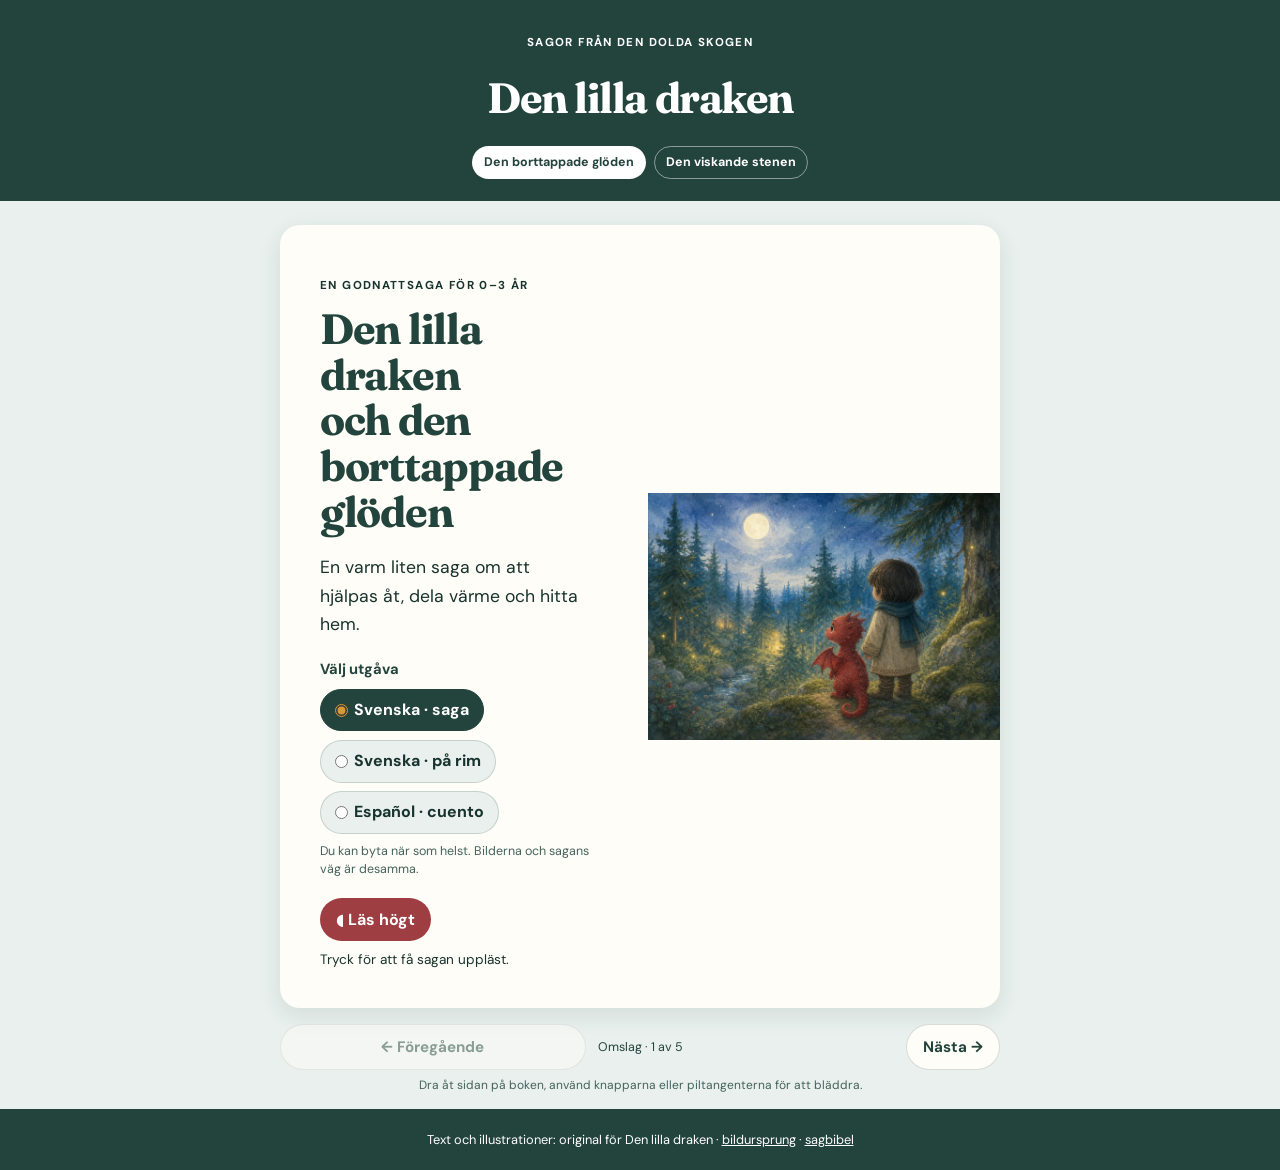
<file: index.html>
<!doctype html>
<html lang="sv">
  <head>
    <meta charset="utf-8">
    <meta name="viewport" content="width=device-width, initial-scale=1">
    <meta name="theme-color" content="#23443c">
    <meta name="description" content="Den lilla draken och den borttappade glöden – en trygg svensk godnattsaga för de allra yngsta.">
    <title>Den lilla draken och den borttappade glöden</title>
    <link rel="icon" href="assets/favicon.svg" type="image/svg+xml">
    <link rel="preconnect" href="https://fonts.googleapis.com">
    <link rel="preconnect" href="https://fonts.gstatic.com" crossorigin>
    <link href="https://fonts.googleapis.com/css2?family=DM+Sans:opsz,wght@9..40,500;9..40,700&family=Fraunces:opsz,wght@9..144,600;9..144,700&display=swap" rel="stylesheet">
    <link rel="stylesheet" href="styles.css">
  </head>
  <body>
    <a class="skip-link" href="#sagan">Hoppa till sagan</a>
    <header class="masthead" aria-labelledby="site-title">
      <p class="eyebrow">SAGOR FRÅN DEN DOLDA SKOGEN</p>
      <h1 id="site-title">Den lilla draken</h1>
      <nav class="story-nav" aria-label="Välj saga"><a aria-current="page" href="index.html">Den borttappade glöden</a><a href="sagan-om-den-viskande-stenen.html">Den viskande stenen</a></nav>
    </header>
    <main id="sagan">
      <article class="story" aria-labelledby="story-title">
        <section class="cover panel reader-page" aria-labelledby="story-title">
          <div class="cover-copy">
            <p class="eyebrow">EN GODNATTSAGA FÖR 0–3 ÅR</p>
            <h2 id="story-title" data-edition-heading><span data-edition-text="prose">Den lilla draken och den borttappade glöden</span><span data-edition-text="rhyme" hidden>Den lilla draken och den borttappade glöden</span><span data-edition-text="spanish" lang="es" hidden>El pequeño dragón y la brasa perdida</span></h2>
            <p class="lead" data-edition-heading><span data-edition-text="prose">En varm liten saga om att hjälpas åt, dela värme och hitta hem.</span><span data-edition-text="rhyme" hidden>En varm liten saga om att hjälpas åt, dela värme och hitta hem.</span><span data-edition-text="spanish" lang="es" hidden>Un cuento cálido sobre ayudarse, compartir el calor y volver a casa.</span></p>
            <fieldset class="edition-picker" aria-describedby="edition-note">
              <legend>Välj utgåva</legend>
              <div class="edition-options">
                <label><input type="radio" name="edition" value="prose" checked> Svenska · saga</label>
                <label><input type="radio" name="edition" value="rhyme"> Svenska · på rim</label>
                <label><input type="radio" name="edition" value="spanish"> Español · cuento</label>
              </div>
              <p id="edition-note">Du kan byta när som helst. Bilderna och sagans väg är desamma.</p>
            </fieldset>
            <button class="listen" type="button" data-read-story aria-pressed="false"><span aria-hidden="true">◖</span> Läs högt</button>
            <p class="listen-note" id="listen-note">Tryck för att få sagan uppläst.</p>
          </div>
          <img src="assets/illustrations/cover.webp" width="1499" height="1049" fetchpriority="high" decoding="async" alt="Ett barn och Den lilla draken står vid den hemliga skogens mjuka blågröna träd i månsken.">
        </section>
        <section class="page spread reader-page" aria-labelledby="start-title">
          <div class="prose">
            <p class="page-number" aria-hidden="true">1</p>
            <h2 id="start-title" data-edition-heading><span data-edition-text="prose">När kvällen blev blå</span><span data-edition-text="rhyme" hidden>När kvällen blev blå</span><span data-edition-text="spanish" lang="es" hidden>Cuando el atardecer se volvió azul</span></h2>
            <div data-edition-copy="prose">
              <p>När kvällen blev blå tittade barnet ut genom fönstret. Bakom den gamla stenen blinkade den dolda skogen. Bara barnet kunde se den.</p>
              <p>"Hej!" viskade en röst. Det var Den lilla draken, barnets vän. Den hade små lingonröda vingar och en svans som viftade när den blev glad.</p>
              <p>"Min lilla glöd har rullat ner i mossan," sa draken. "Den är kall, och utan den blir min kvällsmacka kall också."</p>
            </div>
            <div data-edition-copy="rhyme" hidden>
              <p>När kvällen blev blå<br>tittade barnet ut just då.<br>Bakom en gammal sten<br>låg skogen i mjukt månsken.</p>
              <p>"Hallå!" viskade en röst.<br>Barnet log; det var en tröst.<br>Den lilla draken var så trygg<br>med små röda vingar på sin rygg.<br>Svansen viftade i en sväng<br>när draken ville gå på en äng.</p>
              <p>"Min glöd är borta, åh nej!"<br>"Utan den blir kvällsmackan kall för mig."</p>
            </div>
            <div data-edition-copy="spanish" lang="es" hidden>
              <p>Cuando el atardecer se volvió azul, el niño miró por la ventana. Detrás de la piedra vieja parpadeaba el bosque escondido. Solo el niño podía verlo.</p>
              <p>—¡Hola! —susurró una voz. Era el Pequeño Dragón, amigo del niño. Tenía unas alitas rojas como arándanos y una cola que se movía cuando se ponía contento.</p>
              <p>—Mi brasa pequeñita ha rodado hasta el musgo —dijo el dragón—. Está fría, y sin ella mi bocadillo de la noche también se enfría.</p>
            </div>
          </div>
          <figure class="page-illustration moonlit-window">
            <img src="assets/illustrations/cover.webp" width="1499" height="1049" loading="lazy" decoding="async" alt="Barnet och Den lilla draken står tillsammans i den hemliga skogen i månsken.">
          </figure>
        </section>
        <section class="page image-page panel reader-page" aria-labelledby="glow-title">
          <img src="assets/illustrations/glow.webp" width="1500" height="1049" loading="lazy" decoding="async" alt="Den lilla draken och barnet hittar en liten bärnstensfärgad glöd bland mjuk mossa, blågröna blad och en liten svamp.">
          <div class="prose">
            <p class="page-number" aria-hidden="true">2</p>
            <h2 id="glow-title" data-edition-heading><span data-edition-text="prose">En liten prick av ljus</span><span data-edition-text="rhyme" hidden>En liten prick av ljus</span><span data-edition-text="spanish" lang="es" hidden>Un puntito de luz</span></h2>
            <div data-edition-copy="prose">
              <p>Barnet och draken gick försiktigt mellan mossiga stenar. De lyssnade efter ett litet pling. De tittade under ett blad och bakom en liten svamp.</p>
              <p>"Där!" sa barnet. I mossan låg den pyttelilla glöden. Den lyste svagt och kallt.</p>
              <p>"Ska vi ta den fort?" frågade draken.</p>
              <p>Barnet skakade mjukt på huvudet. "Vi gör en varm kupa med våra händer först." Draken nickade. Tillsammans höll de glöden stilla och nära.</p>
            </div>
            <div data-edition-copy="rhyme" hidden>
              <p>Barnet och draken gick på rad<br>förbi mossiga stenar och ett litet blad.<br>De lyssnade efter ett pling<br>och hittade glöden i en ring.</p>
              <p>"Där!" sa barnet. "Glöden är röd!"<br>"Ja," sa draken, "vår lilla glöd!"<br>I mossan låg den i en vrå<br>och orkade knappt lysa ändå.</p>
              <p>"Vi gör en varm kupa med varje hand."<br>Tillsammans blev glöden varm i vårt land.</p>
            </div>
            <div data-edition-copy="spanish" lang="es" hidden>
              <p>El niño y el dragón caminaron con cuidado entre las piedras cubiertas de musgo. Escucharon por si sonaba un tintineo. Miraron bajo una hoja y detrás de un honguito.</p>
              <p>—¡Allí! —dijo el niño. En el musgo estaba la brasa diminuta. Brillaba poquito y estaba fría.</p>
              <p>—¿La agarramos deprisa? —preguntó el dragón.</p>
              <p>El niño negó suavemente con la cabeza. —Primero hagamos una casita calentita con nuestras manos. El dragón asintió. Juntos sostuvieron la brasa quieta y cerquita.</p>
            </div>
          </div>
        </section>
        <section class="page spread return-spread reader-page" aria-labelledby="return-title">
          <figure class="page-illustration ember-glow">
            <img src="assets/illustrations/glow.webp" width="1500" height="1049" loading="lazy" decoding="async" alt="Den lilla draken och barnet står nära den lilla varma glöden i mossan.">
          </figure>
          <div class="prose">
            <p class="page-number" aria-hidden="true">3</p>
            <h2 id="return-title" data-edition-heading><span data-edition-text="prose">Glöden hittar hem</span><span data-edition-text="rhyme" hidden>Glöden hittar hem</span><span data-edition-text="spanish" lang="es" hidden>La brasa encuentra su hogar</span></h2>
            <div data-edition-copy="prose">
              <p>Glöden lyste starkare. Draken höll den nära magen. "Tack," sa den. "Nu kan vi värma mackan – men först kan glöden värma dina händer."</p>
              <p>Barnets händer blev varma. Sedan blev drakens kvällsmacka varm. Löven susade mjukt i den lugna skogen.</p>
              <p>Draken log. När man hjälps åt kan en liten värme räcka långt.</p>
              <p>Vid den gamla stenen vinkade Den lilla draken. "Vi ses när kvällen blir blå igen."</p>
            </div>
            <div data-edition-copy="rhyme" hidden>
              <p>Draken höll glöden i sin hand.<br>Nu blev den varm i deras land.<br>Mackan fick vänta, sa den lilla draken.<br>Först värmde de barnets händer, det var saken.</p>
              <p>Barnets händer blev varma med fart.<br>Drakens kvällsmacka blev varm, så klart.<br>Draken log och var snäll.<br>Tillsammans fick de en varm kväll.</p>
              <p>När man hjälps åt blir glöden stark.<br>Den lyser mjukt över skogens mark.</p>
              <p>Vid stenen vinkade draken, så snäll.<br>"Vi ses en annan kväll."</p>
            </div>
            <div data-edition-copy="spanish" lang="es" hidden>
              <p>La brasa brilló más fuerte. El dragón la sostuvo cerca de su barriga. —Gracias —dijo—. Ahora podemos calentar el bocadillo… pero antes la brasa puede calentar tus manos.</p>
              <p>Las manos del niño se calentaron. Después se calentó el bocadillo de la noche del dragón. Las hojas susurraban bajito en el bosque tranquilo.</p>
              <p>El dragón sonrió. Cuando nos ayudamos, un poquito de calor puede llegar muy lejos.</p>
              <p>Junto a la piedra vieja, el Pequeño Dragón se despidió con la mano. —Nos veremos cuando el atardecer se vuelva azul otra vez.</p>
            </div>
          </div>
        </section>
        <section class="page ending panel reader-page" aria-labelledby="ending-title">
          <div class="prose">
            <p class="page-number" aria-hidden="true">4</p>
            <h2 id="ending-title" data-edition-heading><span data-edition-text="prose">Hemma under täcket</span><span data-edition-text="rhyme" hidden>Hemma under täcket</span><span data-edition-text="spanish" lang="es" hidden>En casa, bajo la manta</span></h2>
            <div data-edition-copy="prose">
              <p>Barnet gick hem till sitt vanliga rum. Under täcket kändes händerna fortfarande lite varma av den delade glöden.</p>
              <p>Utanför fönstret glimmade en enda liten prick bland träden.</p>
              <p class="goodnight">God natt, lilla glöd.<br>God natt, lilla drake.<br>God natt, du.</p>
            </div>
            <div data-edition-copy="rhyme" hidden>
              <p>Barnet gick hem till sitt vanliga rum.<br>Under täcket var händerna varma och ljum.<br>Utanför fönstret glimmade en prick<br>bland träden, just där vägen gick.</p>
              <p class="goodnight">God natt, lilla glöd, sov mjukt i natt.<br>God natt, lilla drake och du, min skatt.</p>
            </div>
            <div data-edition-copy="spanish" lang="es" hidden>
              <p>El niño volvió a su habitación de siempre. Bajo la manta, sus manos aún sentían un poquito del calor que habían compartido.</p>
              <p>Fuera de la ventana centelleaba un solo puntito entre los árboles.</p>
              <p class="goodnight">Buenas noches, brasa pequeña.<br>Buenas noches, pequeño dragón.<br>Buenas noches, tú.</p>
            </div>
          </div>
          <img src="assets/illustrations/home.webp" width="1500" height="1049" loading="lazy" decoding="async" alt="Ett barn ligger tryggt under ett täcke i sitt rum medan en liten gyllene prick syns i skogen utanför fönstret.">
        </section>
      </article>
      <nav class="reader-controls" aria-label="Bläddra i sagan">
        <button class="reader-button" type="button" data-previous-page disabled>← Föregående</button>
        <p class="reader-status" data-reader-status aria-live="polite">Omslag · 1 av 5</p>
        <button class="reader-button" type="button" data-next-page>Nästa →</button>
      </nav>
      <p class="reader-hint">Dra åt sidan på boken, använd knapparna eller piltangenterna för att bläddra.</p>
    </main>
    <footer><p>Text och illustrationer: original för Den lilla draken · <a href="ASSET-PROVENANCE.md">bildursprung</a> · <a href="LORE.md">sagbibel</a></p></footer>
    <script src="script.js?v=reader-4"></script>
  </body>
</html>
</file>
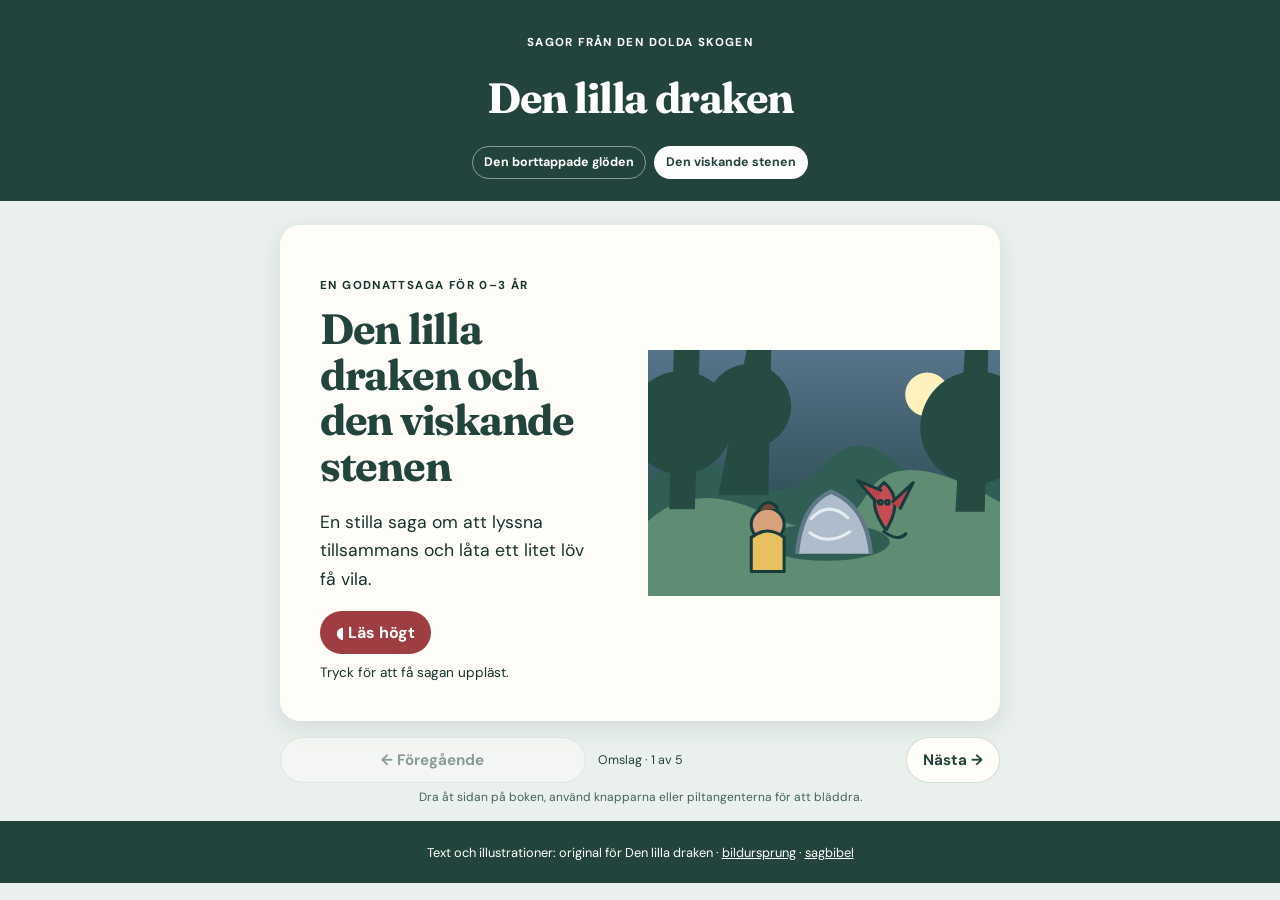
<file: sagan-om-den-viskande-stenen.html>
<!doctype html>
<html lang="sv"><head><meta charset="utf-8"><meta name="viewport" content="width=device-width, initial-scale=1"><meta name="theme-color" content="#23443c"><meta name="description" content="Den lilla draken och den viskande stenen – en trygg svensk godnattsaga för de allra yngsta."><title>Den lilla draken och den viskande stenen</title><link rel="icon" href="assets/favicon.svg" type="image/svg+xml"><link rel="preconnect" href="https://fonts.googleapis.com"><link rel="preconnect" href="https://fonts.gstatic.com" crossorigin><link href="https://fonts.googleapis.com/css2?family=DM+Sans:opsz,wght@9..40,500;9..40,700&family=Fraunces:opsz,wght@9..144,600;9..144,700&display=swap" rel="stylesheet"><link rel="stylesheet" href="styles.css"></head>
<body><a class="skip-link" href="#sagan">Hoppa till sagan</a><header class="masthead" aria-labelledby="site-title"><p class="eyebrow">SAGOR FRÅN DEN DOLDA SKOGEN</p><h1 id="site-title">Den lilla draken</h1><nav class="story-nav" aria-label="Välj saga"><a href="index.html">Den borttappade glöden</a><a aria-current="page" href="sagan-om-den-viskande-stenen.html">Den viskande stenen</a></nav></header><main id="sagan"><article class="story" aria-labelledby="story-title">
<section class="cover panel reader-page"><div class="cover-copy"><p class="eyebrow">EN GODNATTSAGA FÖR 0–3 ÅR</p><h2 id="story-title">Den lilla draken och den viskande stenen</h2><p class="lead">En stilla saga om att lyssna tillsammans och låta ett litet löv få vila.</p><button class="listen" type="button" data-read-story aria-pressed="false"><span aria-hidden="true">◖</span> Läs högt</button><p class="listen-note" id="listen-note">Tryck för att få sagan uppläst.</p></div><img src="assets/illustrations/whisper-cover.svg" width="1500" height="1050" fetchpriority="high" alt="Barnet och Den lilla draken lyssnar vid en stor månsilverfärgad sten i den hemliga skogen."></section>
<section class="page spread reader-page"><div class="prose"><p class="page-number" aria-hidden="true">1</p><h2>Något som susar</h2><p>När kvällen blev blå tittade barnet ut genom fönstret. Bakom den gamla stenen blinkade den dolda skogen. Bara barnet kunde se den.</p><p>"Psst, psst, psst!" hördes det. Den lilla draken satt vid stenen med sina lingonröda vingar tätt intill kroppen.</p><p>"Stenen viskar," sa draken. "Eller så är den bara kittlig. Vad tror du?"</p></div><figure class="page-illustration moonlit-window"><img src="assets/illustrations/whisper-cover.svg" width="1500" height="1050" loading="lazy" alt="Barnet och draken lyssnar nära stenen."></figure></section>
<section class="page image-page panel reader-page"><img src="assets/illustrations/whisper-listen.svg" width="1500" height="1050" loading="lazy" alt="Ett gyllene löv rör sig mjukt nära stenen medan barnet och draken tittar på."><div class="prose"><p class="page-number" aria-hidden="true">2</p><h2>Lyssna först</h2><p>Draken ville knacka på stenen med en pinne. Barnet höll mjukt upp en hand. "Vi lyssnar först."</p><p>De satt alldeles stilla. Då såg barnet ett gyllene löv som hade fastnat i en liten skåra. Vinden gjorde att lövet sa: "Psst, psst, psst!"</p><p>"Aha!" sa draken. "Det är lövet som dansar."</p></div></section>
<section class="page spread return-spread reader-page"><figure class="page-illustration ember-glow"><img src="assets/illustrations/whisper-listen.svg" width="1500" height="1050" loading="lazy" alt="Barnet och Den lilla draken hjälper lövet från stenen."></figure><div class="prose"><p class="page-number" aria-hidden="true">3</p><h2>Ett mjukt farväl</h2><p>"Ska vi dra loss det fort?" frågade draken.</p><p>Barnet skakade på huvudet. "Vi hjälper det försiktigt." Tillsammans lyfte de lövet med två små, varsamma händer.</p><p>Vinden tog emot lövet och lade det på den mjuka mossan. Nu var stenen tyst. Draken lade örat mot den och log.</p><p>"Tyst kan också vara fint," sa draken.</p></div></section>
<section class="page ending panel reader-page"><div class="prose"><p class="page-number" aria-hidden="true">4</p><h2>Hemma under täcket</h2><p>Vid den gamla stenen vinkade Den lilla draken. "Vi ses när kvällen blir blå igen."</p><p>Barnet gick hem till sitt vanliga rum. Under täcket tänkte barnet på lövet som vilade mjukt i mossan.</p><p>Utanför fönstret var skogen stilla. Kanske dansade lövet lite igen, men bara så tyst att det inte störde någon.</p><p class="goodnight">God natt, lilla löv.<br>God natt, lilla drake.<br>God natt, du.</p></div><img src="assets/illustrations/whisper-home.svg" width="1500" height="1050" loading="lazy" alt="Ett barn vilar tryggt under täcket hemma medan månen lyser över skogen utanför fönstret."></section>
</article><nav class="reader-controls" aria-label="Bläddra i sagan"><button class="reader-button" type="button" data-previous-page disabled>← Föregående</button><p class="reader-status" data-reader-status aria-live="polite">Omslag · 1 av 5</p><button class="reader-button" type="button" data-next-page>Nästa →</button></nav><p class="reader-hint">Dra åt sidan på boken, använd knapparna eller piltangenterna för att bläddra.</p></main><footer><p>Text och illustrationer: original för Den lilla draken · <a href="ASSET-PROVENANCE.md">bildursprung</a> · <a href="LORE.md">sagbibel</a></p></footer><script src="script.js?v=reader-5"></script></body></html>
</file>
<file: styles.css>
:root { --ink:#18332d; --moss:#23443c; --mist:#e9f0ed; --berry:#9e3d42; --amber:#d69a34; --paper:#fffdf8; --display:"Fraunces", Georgia, serif; --body:"DM Sans", system-ui, sans-serif; }
* { box-sizing:border-box; }
html { background:var(--mist); color:var(--ink); font-family:var(--body); line-height:1.62; }
body { margin:0; }
.skip-link { position:absolute; left:1rem; top:-4rem; padding:.7rem 1rem; background:var(--paper); color:var(--moss); z-index:2; }
.skip-link:focus { top:1rem; }
.masthead, footer { background:var(--moss); color:#fff; text-align:center; padding:1.4rem 1rem; }
.masthead h1 { font-family:var(--display); font-weight:700; letter-spacing:-.035em; margin:.1rem 0; font-size:clamp(1.9rem, 6vw, 2.65rem); }
.story-nav { display:flex; flex-wrap:wrap; gap:.5rem; justify-content:center; margin:.85rem auto 0; max-width:48rem; }
.story-nav a { border:1px solid #ffffff78; border-radius:99rem; color:#fff; font-size:.78rem; font-weight:700; padding:.32rem .7rem; text-decoration:none; }
.story-nav a[aria-current="page"] { background:#fff; color:var(--moss); }
.eyebrow { font-family:var(--body); font-size:.72rem; font-weight:700; letter-spacing:.12em; margin:0 0:.6rem; }
.story { max-width:48rem; margin:0 auto; padding:clamp(.75rem, 3vw, 1.5rem) clamp(.75rem, 4vw, 1.5rem) 0; }
.reader-ready .reader-page[hidden] { display:none !important; }
.page { margin:0; padding:clamp(1.5rem, 6vw, 3.25rem); touch-action:pan-y; }
.panel { background:var(--paper); border-radius:1.25rem; box-shadow:0 .45rem 1.4rem #23443c1c; overflow:hidden; }
.cover, .ending { display:grid; gap:1rem; align-items:center; }
.cover-copy { padding:clamp(1.35rem, 5vw, 2.5rem); }
h2 { color:var(--moss); font-family:var(--display); font-size:clamp(1.75rem, 5vw, 2.65rem); font-weight:700; letter-spacing:-.03em; line-height:1.08; margin:.15rem 0 1rem; text-wrap:balance; }
.lead { font-size:1.1rem; }
.edition-picker { border:0; margin:1.2rem 0; padding:0; }
.edition-picker legend { color:var(--moss); font-size:.92rem; font-weight:700; margin-bottom:.45rem; padding:0; }
.edition-options { display:flex; flex-wrap:wrap; gap:.55rem; }
.edition-options label { align-items:center; background:#e9f0ed; border:1px solid #23443c2e; border-radius:99rem; cursor:pointer; display:inline-flex; font-weight:700; gap:.4rem; min-height:2.55rem; padding:.45rem .85rem; }
.edition-options label:has(input:checked) { background:var(--moss); border-color:var(--moss); color:#fff; }
.edition-options input { accent-color:var(--amber); margin:0; }
.edition-picker p { color:#44635b; font-size:.78rem; line-height:1.45; margin:.55rem 0 0; }
.prose { max-width:38rem; margin-inline:auto; font-size:clamp(1.06rem, 2vw, 1.19rem); }
.prose p { margin:0 0 1.15rem; }
.prose p:last-child { margin-bottom:0; }
.page-number { color:var(--berry); font-family:var(--body); font-size:.85rem; font-weight:700; }
.image-page img, .cover img, .ending img { display:block; width:100%; height:auto; }
.image-page { padding:0; }
.image-page .prose { padding:1.5rem; }
.spread { background:var(--paper); border-radius:1.25rem; box-shadow:0 .45rem 1.4rem #23443c1c; display:grid; gap:clamp(1rem, 4vw, 2.4rem); overflow:hidden; }
.spread .prose { padding:clamp(.25rem, 2vw, 1.2rem); }
.page-illustration { align-self:center; margin:0; overflow:hidden; }
.page-illustration img { display:block; height:100%; min-height:13rem; object-fit:cover; width:100%; }
.moonlit-window { border-radius:1rem 1rem 2.8rem 1rem; box-shadow:inset 0 0 0 .35rem #fffdf86e; }
.ember-glow { border-radius:2.8rem 1rem 1rem; box-shadow:inset 0 0 0 .35rem #fffdf86e; }
.reader-page.is-turning-forward { animation:page-in-forward .32s cubic-bezier(.2,.75,.3,1); transform-origin:left center; }
.reader-page.is-turning-back { animation:page-in-back .32s cubic-bezier(.2,.75,.3,1); transform-origin:right center; }
@keyframes page-in-forward { from { opacity:.2; transform:perspective(900px) rotateY(-4deg) translateX(1.1rem); } to { opacity:1; transform:none; } }
@keyframes page-in-back { from { opacity:.2; transform:perspective(900px) rotateY(4deg) translateX(-1.1rem); } to { opacity:1; transform:none; } }
.listen { border:0; border-radius:99rem; background:var(--berry); color:#fff; cursor:pointer; font:700 1rem var(--body); padding:.7rem 1rem; }
.listen:focus-visible, a:focus-visible, button:focus-visible { outline:3px solid var(--amber); outline-offset:3px; }
.listen[aria-pressed="true"] { background:var(--moss); }
.listen-note { font: .85rem var(--body); margin:.6rem 0 0; }
.goodnight { color:var(--berry); font-size:1.15rem; font-style:italic; }
.reader-controls { align-items:center; display:grid; gap:.75rem; grid-template-columns:1fr auto 1fr; margin:1rem auto .4rem; max-width:48rem; padding:0 clamp(.75rem, 4vw, 1.5rem); }
.reader-button { background:var(--paper); border:1px solid #23443c2e; border-radius:99rem; color:var(--moss); cursor:pointer; font:700 .95rem var(--body); min-height:2.9rem; padding:.65rem 1rem; }
.reader-button:last-child { justify-self:end; }
.reader-button:disabled { cursor:default; opacity:.48; }
.reader-status { color:var(--moss); font:.78rem var(--body); margin:0; text-align:center; white-space:nowrap; }
.reader-hint { color:#44635b; font:.75rem var(--body); margin:.25rem auto 1rem; max-width:48rem; padding:0 1rem; text-align:center; }
footer { font: .8rem var(--body); }
footer p { margin:0; }
footer a { color:#fff; }
@media (min-width:42rem) { .cover, .ending { grid-template-columns:1fr 1fr; } .ending .prose { padding-right:1rem; } .image-page { display:grid; grid-template-columns:1.1fr .9fr; } .image-page .prose { align-self:center; } .spread { grid-template-columns:1.05fr .95fr; } .return-spread { grid-template-columns:.95fr 1.05fr; } .spread .prose { align-self:center; } .page-illustration { min-height:100%; } }
@media (max-width:25rem) { .reader-controls { grid-template-columns:1fr 1fr; } .reader-status { grid-column:1 / -1; grid-row:1; } .reader-button:first-child { grid-column:1; grid-row:2; } .reader-button:last-child { grid-column:2; grid-row:2; } }
@media (prefers-reduced-motion:reduce) { * { animation-duration:.01ms !important; scroll-behavior:auto !important; transition-duration:.01ms !important; } }
</file>
